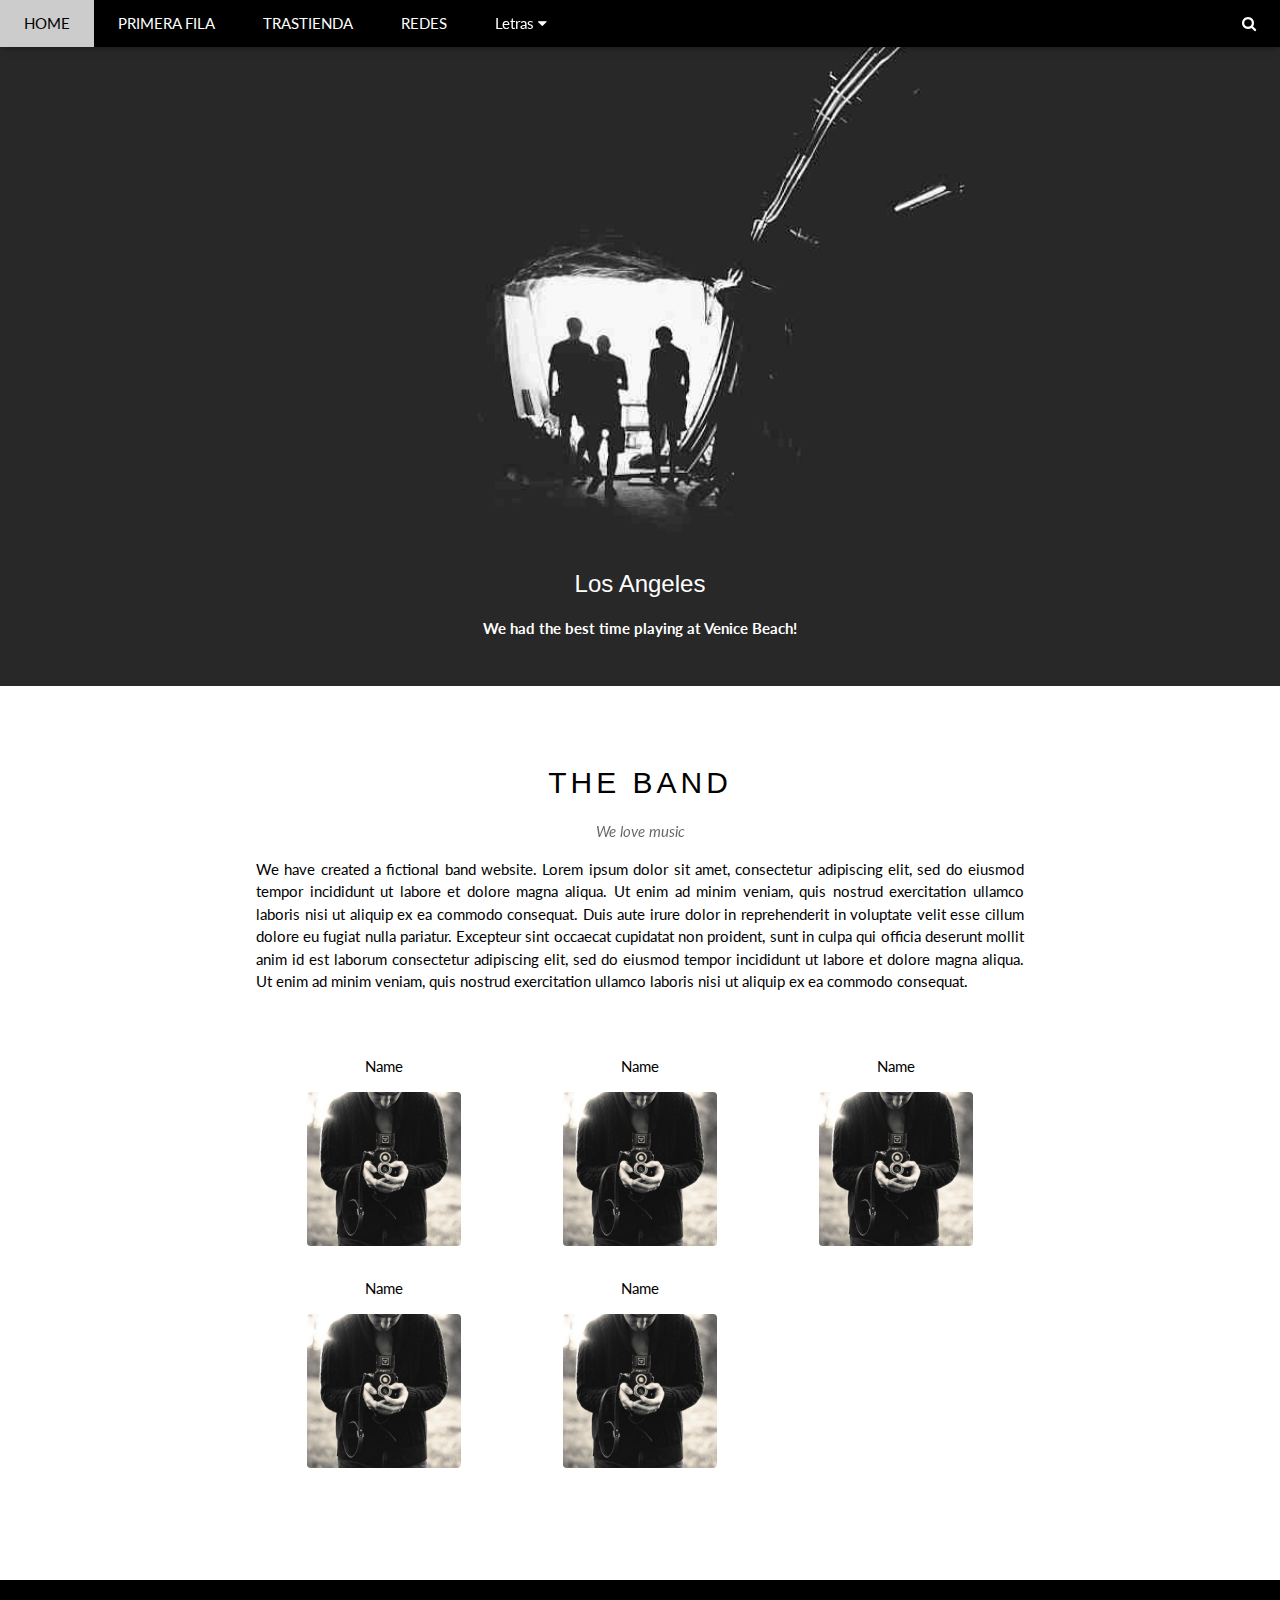
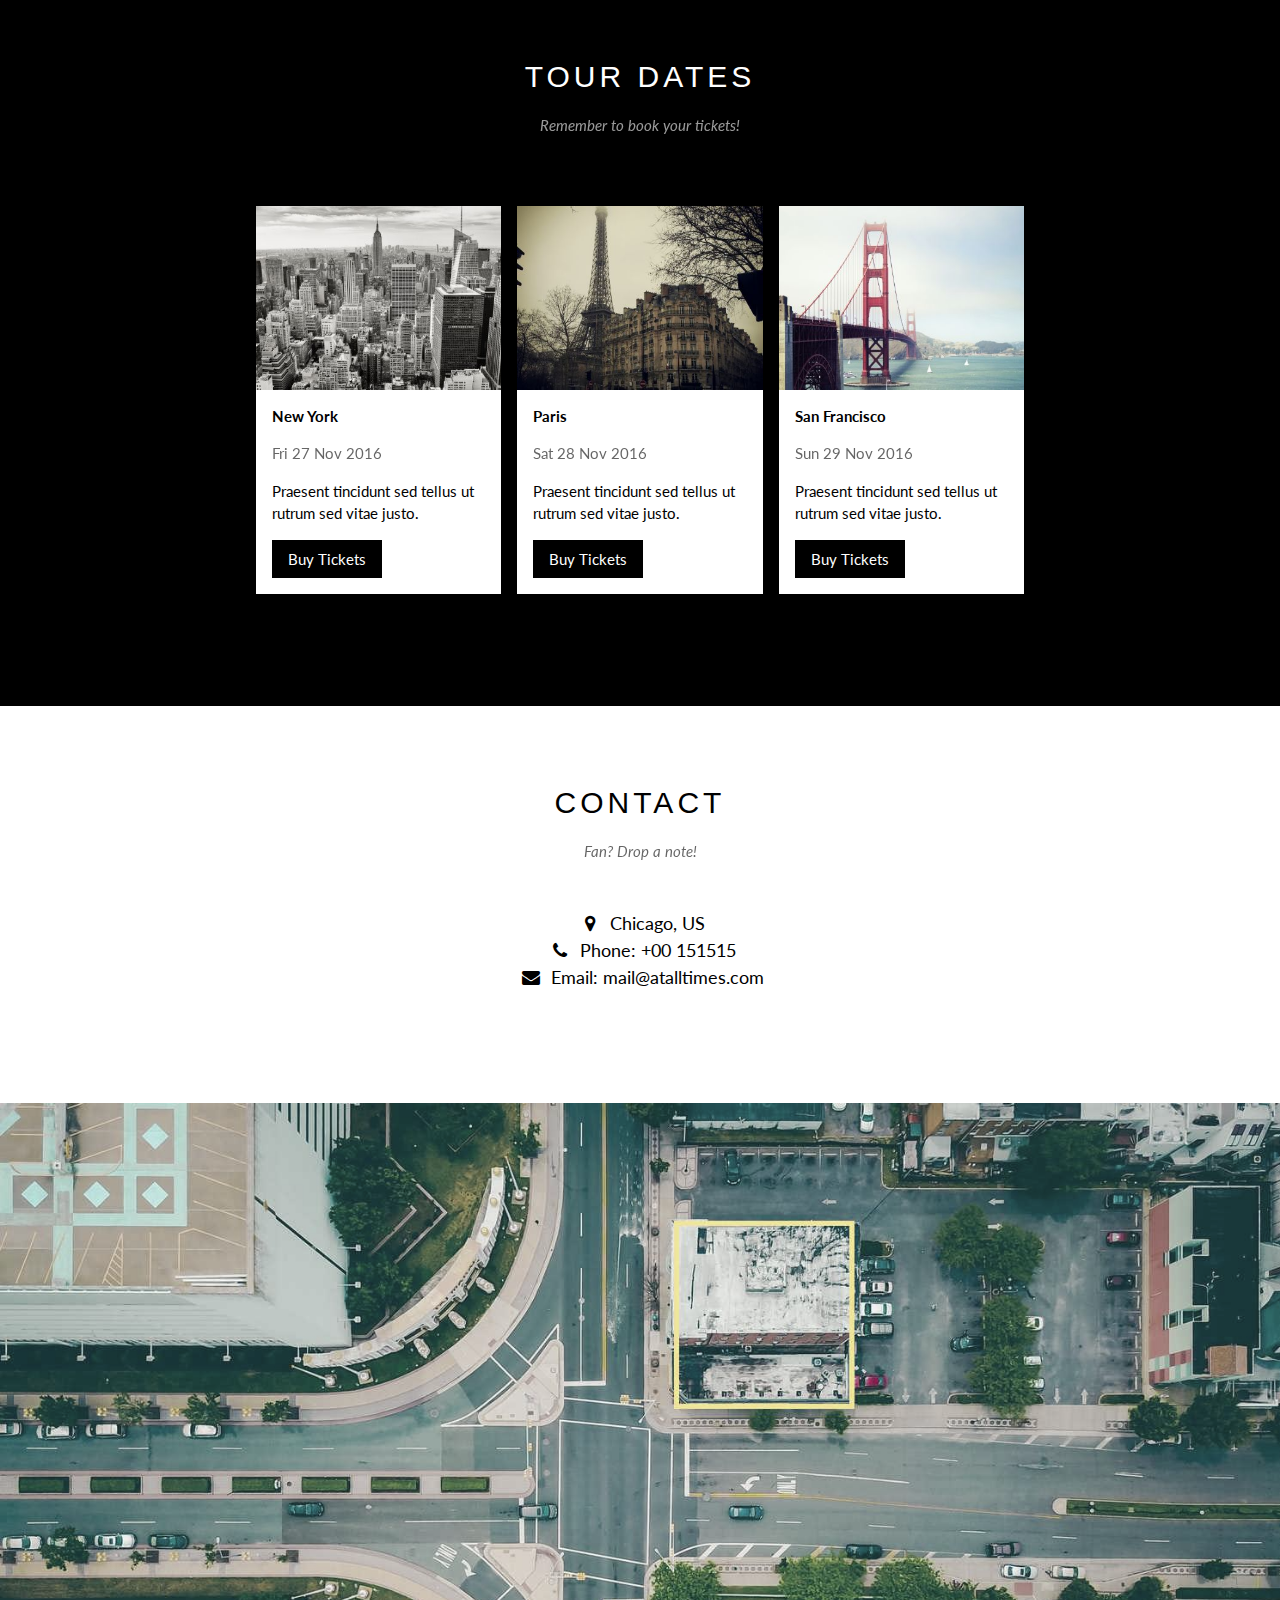
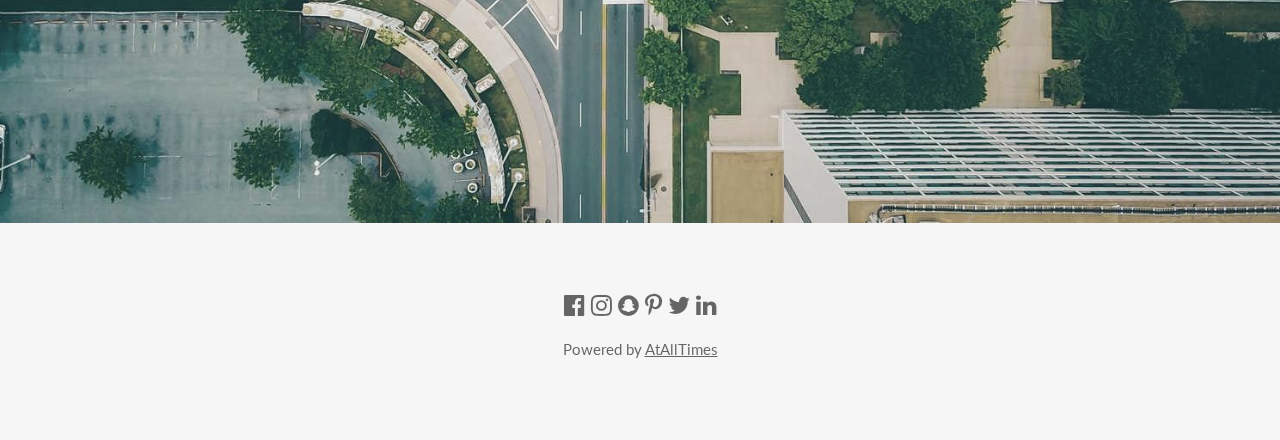
<file: band.html>
<!DOCTYPE html>
<html lang="es">
<title>AaT Template</title>
<meta charset="UTF-8">
<meta name="viewport" content="width=device-width, initial-scale=1">
<link rel="stylesheet" href="https://www.w3schools.com/w3css/4/w3.css">
<link rel="stylesheet" href="https://fonts.googleapis.com/css?family=Lato">
<link rel="stylesheet" href="https://cdnjs.cloudflare.com/ajax/libs/font-awesome/4.7.0/css/font-awesome.min.css">
<style>
body {font-family: "Lato", sans-serif}
.mySlides {display: none}
</style>
<body>

<!-- Navbar -->
<div class="w3-top">
  <div class="w3-bar w3-black w3-card">
    <a class="w3-bar-item w3-button w3-padding-large w3-hide-medium w3-hide-large w3-right" href="javascript:void(0)" onclick="myFunction()" title="Toggle Navigation Menu"><i class="fa fa-bars"></i></a>
    <a href="#" class="w3-bar-item w3-button w3-padding-large">HOME</a>
    <a href="#band" class="w3-bar-item w3-button w3-padding-large w3-hide-small">PRIMERA FILA</a>
    <a href="#tour" class="w3-bar-item w3-button w3-padding-large w3-hide-small">TRASTIENDA</a>
    <a href="#contact" class="w3-bar-item w3-button w3-padding-large w3-hide-small">REDES</a>
    <div class="w3-dropdown-hover w3-hide-small">
      <button class="w3-padding-large w3-button uppercase" title="More">Letras <i class="fa fa-caret-down"></i></button>     
      <div class="w3-dropdown-content w3-bar-block w3-card-4">
        <a href="#" class="w3-bar-item w3-button">Merchandise</a>
        <a href="#" class="w3-bar-item w3-button">Extras</a>
        <a href="#" class="w3-bar-item w3-button">Media</a>
      </div>
    </div>
    <a href="javascript:void(0)" class="w3-padding-large w3-hover-red w3-hide-small w3-right"><i class="fa fa-search"></i></a>
  </div>
</div>

<!-- Navbar on small screens (remove the onclick attribute if you want the navbar to always show on top of the content when clicking on the links) -->
<div id="navDemo" class="w3-bar-block w3-black w3-hide w3-hide-large w3-hide-medium w3-top" style="margin-top:46px">
  <a href="#band" class="w3-bar-item w3-button w3-padding-large" onclick="myFunction()">BAND</a>
  <a href="#tour" class="w3-bar-item w3-button w3-padding-large" onclick="myFunction()">TOUR</a>
  <a href="#contact" class="w3-bar-item w3-button w3-padding-large" onclick="myFunction()">CONTACT</a>
  <a href="#" class="w3-bar-item w3-button w3-padding-large" onclick="myFunction()">MERCH</a>
</div>

<!-- Page content -->
<div class="w3-content" style="max-width:2000px;margin-top:46px">

  <!-- Automatic Slideshow Images -->
  <div class="mySlides w3-display-container w3-center">
    <img src="/img/band/la.jpg" style="width:100%">
    <div class="w3-display-bottommiddle w3-container w3-text-white w3-padding-32 w3-hide-small">
      <h3>Los Angeles</h3>
      <p><b>We had the best time playing at Venice Beach!</b></p>   
    </div>
  </div>
  <div class="mySlides w3-display-container w3-center">
    <img src="/img/band/ny.jpg" style="width:100%">
    <div class="w3-display-bottommiddle w3-container w3-text-white w3-padding-32 w3-hide-small">
      <h3>New York</h3>
      <p><b>The atmosphere in New York is lorem ipsum.</b></p>    
    </div>
  </div>
  <div class="mySlides w3-display-container w3-center">
    <img src="/img/band/chicago.jpg" style="width:100%">
    <div class="w3-display-bottommiddle w3-container w3-text-white w3-padding-32 w3-hide-small">
      <h3>Chicago</h3>
      <p><b>Thank you, Chicago - A night we won't forget.</b></p>    
    </div>
  </div>

  <!-- The Band Section -->
  <div class="w3-container w3-content w3-center w3-padding-64" style="max-width:800px" id="band">
    <h2 class="w3-wide">THE BAND</h2>
    <p class="w3-opacity"><i>We love music</i></p>
    <p class="w3-justify">We have created a fictional band website. Lorem ipsum dolor sit amet, consectetur adipiscing elit, sed do eiusmod tempor incididunt ut labore et dolore magna aliqua. Ut enim ad minim veniam, quis nostrud exercitation ullamco laboris nisi ut aliquip
      ex ea commodo consequat. Duis aute irure dolor in reprehenderit in voluptate velit esse cillum dolore eu fugiat nulla pariatur. Excepteur sint occaecat cupidatat non proident, sunt in culpa qui officia deserunt mollit anim id est laborum consectetur
      adipiscing elit, sed do eiusmod tempor incididunt ut labore et dolore magna aliqua. Ut enim ad minim veniam, quis nostrud exercitation ullamco laboris nisi ut aliquip ex ea commodo consequat.</p>
    <div class="w3-row w3-padding-32">
      <div class="w3-third">
        <p>Name</p>
        <img src="/img/band/bandmember.jpg" class="w3-round w3-margin-bottom" alt="Random Name" style="width:60%">
      </div>
      
      <div class="w3-third">
        <p>Name</p>
        <img src="/img/band/bandmember.jpg" class="w3-round w3-margin-bottom" alt="Random Name" style="width:60%">
      </div>
      
      <div class="w3-third">
        <p>Name</p>
        <img src="/img/band/bandmember.jpg" class="w3-round w3-margin-bottom" alt="Random Name" style="width:60%">
      </div>

      <div class="w3-third">
        <p>Name</p>
        <img src="/img/band/bandmember.jpg" class="w3-round w3-margin-bottom" alt="Random Name" style="width:60%">
      </div>
      <div class="w3-third">
        <p>Name</p>
        <img src="/img/band/bandmember.jpg" class="w3-round" alt="Random Name" style="width:60%">
      </div>
    </div>
  </div>

  <!-- The Tour Section -->
  <div class="w3-black" id="tour">
    <div class="w3-container w3-content w3-padding-64" style="max-width:800px">
      <h2 class="w3-wide w3-center">TOUR DATES</h2>
      <p class="w3-opacity w3-center"><i>Remember to book your tickets!</i></p><br>
<!--
      <ul class="w3-ul w3-border w3-white w3-text-grey">
        <li class="w3-padding">September <span class="w3-tag w3-red w3-margin-left">Sold out</span></li>
        <li class="w3-padding">October <span class="w3-tag w3-red w3-margin-left">Sold out</span></li>
        <li class="w3-padding">November <span class="w3-badge w3-right w3-margin-right">3</span></li>
      </ul>
-->
      <div class="w3-row-padding w3-padding-32" style="margin:0 -16px">
        <div class="w3-third w3-margin-bottom">
          <img src="/img/band/newyork.jpg" alt="New York" style="width:100%" class="w3-hover-opacity">
          <div class="w3-container w3-white">
            <p><b>New York</b></p>
            <p class="w3-opacity">Fri 27 Nov 2016</p>
            <p>Praesent tincidunt sed tellus ut rutrum sed vitae justo.</p>
            <button class="w3-button w3-black w3-margin-bottom" onclick="document.getElementById('ticketModal').style.display='block'">Buy Tickets</button>
          </div>
        </div>
        <div class="w3-third w3-margin-bottom">
          <img src="/img/band/paris.jpg" alt="Paris" style="width:100%" class="w3-hover-opacity">
          <div class="w3-container w3-white">
            <p><b>Paris</b></p>
            <p class="w3-opacity">Sat 28 Nov 2016</p>
            <p>Praesent tincidunt sed tellus ut rutrum sed vitae justo.</p>
            <button class="w3-button w3-black w3-margin-bottom" onclick="document.getElementById('ticketModal').style.display='block'">Buy Tickets</button>
          </div>
        </div>
        <div class="w3-third w3-margin-bottom">
          <img src="/img/band/sanfran.jpg" alt="San Francisco" style="width:100%" class="w3-hover-opacity">
          <div class="w3-container w3-white">
            <p><b>San Francisco</b></p>
            <p class="w3-opacity">Sun 29 Nov 2016</p>
            <p>Praesent tincidunt sed tellus ut rutrum sed vitae justo.</p>
            <button class="w3-button w3-black w3-margin-bottom" onclick="document.getElementById('ticketModal').style.display='block'">Buy Tickets</button>
          </div>
        </div>
      </div>
    </div>
  </div>

  <!-- Ticket Modal -->
  <div id="ticketModal" class="w3-modal">
    <div class="w3-modal-content w3-animate-top w3-card-4">
      <header class="w3-container w3-teal w3-center w3-padding-32"> 
        <span onclick="document.getElementById('ticketModal').style.display='none'" 
       class="w3-button w3-teal w3-xlarge w3-display-topright">×</span>
        <h2 class="w3-wide"><i class="fa fa-suitcase w3-margin-right"></i>Tickets</h2>
      </header>
      <div class="w3-container">
        <p><label><i class="fa fa-shopping-cart"></i> Tickets, $15 per person</label></p>
        <input class="w3-input w3-border" type="text" placeholder="How many?">
        <p><label><i class="fa fa-user"></i> Send To</label></p>
        <input class="w3-input w3-border" type="text" placeholder="Enter email">
        <button class="w3-button w3-block w3-teal w3-padding-16 w3-section w3-right">PAY <i class="fa fa-check"></i></button>
        <button class="w3-button w3-red w3-section" onclick="document.getElementById('ticketModal').style.display='none'">Close <i class="fa fa-remove"></i></button>
        <p class="w3-right">Need <a href="#" class="w3-text-blue">help?</a></p>
      </div>
    </div>
  </div>

  <!-- The Contact Section -->
  <div class="w3-container w3-content w3-padding-64" style="max-width:800px" id="contact">
    <h2 class="w3-wide w3-center">CONTACT</h2>
    <p class="w3-opacity w3-center"><i>Fan? Drop a note!</i></p>
    <div class="w3-row w3-padding-32 w3-center">
      <div class="w3-large w3-margin-bottom">
        <i class="fa fa-map-marker" style="width:30px"></i> Chicago, US<br>
        <i class="fa fa-phone" style="width:30px"></i> Phone: +00 151515<br>
        <i class="fa fa-envelope" style="width:30px"> </i> Email: mail@atalltimes.com<br>
      </div>
      <!--
      <div class="w3-col m6">
        <form action="/action_page.php" target="_blank">
          <div class="w3-row-padding" style="margin:0 -16px 8px -16px">
            <div class="w3-half">
              <input class="w3-input w3-border" type="text" placeholder="Name" required name="Name">
            </div>
            <div class="w3-half">
              <input class="w3-input w3-border" type="text" placeholder="Email" required name="Email">
            </div>
          </div>
          <input class="w3-input w3-border" type="text" placeholder="Message" required name="Message">
          <button class="w3-button w3-black w3-section w3-right" type="submit">SEND</button>
        </form>
      </div>
      -->
    </div>
  </div>
  
<!-- End Page Content -->
</div>

<!-- Image of location/map -->
<img src="/img/band/map.jpg" class="w3-image w3-greyscale-min" style="width:100%">

<!-- Footer -->
<footer class="w3-container w3-padding-64 w3-center w3-opacity w3-light-grey w3-xlarge">
  <i class="fa fa-facebook-official w3-hover-opacity"></i>
  <i class="fa fa-instagram w3-hover-opacity"></i>
  <i class="fa fa-snapchat w3-hover-opacity"></i>
  <i class="fa fa-pinterest-p w3-hover-opacity"></i>
  <i class="fa fa-twitter w3-hover-opacity"></i>
  <i class="fa fa-linkedin w3-hover-opacity"></i>
  <p class="w3-medium">Powered by <a href="https://www.atalltimes.com.ar" target="_blank">AtAllTimes</a></p>
</footer>

<script>
// Automatic Slideshow - change image every 4 seconds
var myIndex = 0;
carousel();

function carousel() {
  var i;
  var x = document.getElementsByClassName("mySlides");
  for (i = 0; i < x.length; i++) {
    x[i].style.display = "none";  
  }
  myIndex++;
  if (myIndex > x.length) {myIndex = 1}    
  x[myIndex-1].style.display = "block";  
  setTimeout(carousel, 4000);    
}

// Used to toggle the menu on small screens when clicking on the menu button
function myFunction() {
  var x = document.getElementById("navDemo");
  if (x.className.indexOf("w3-show") == -1) {
    x.className += " w3-show";
  } else { 
    x.className = x.className.replace(" w3-show", "");
  }
}

// When the user clicks anywhere outside of the modal, close it
var modal = document.getElementById('ticketModal');
window.onclick = function(event) {
  if (event.target == modal) {
    modal.style.display = "none";
  }
}
</script>

</body>
</html>
</file>
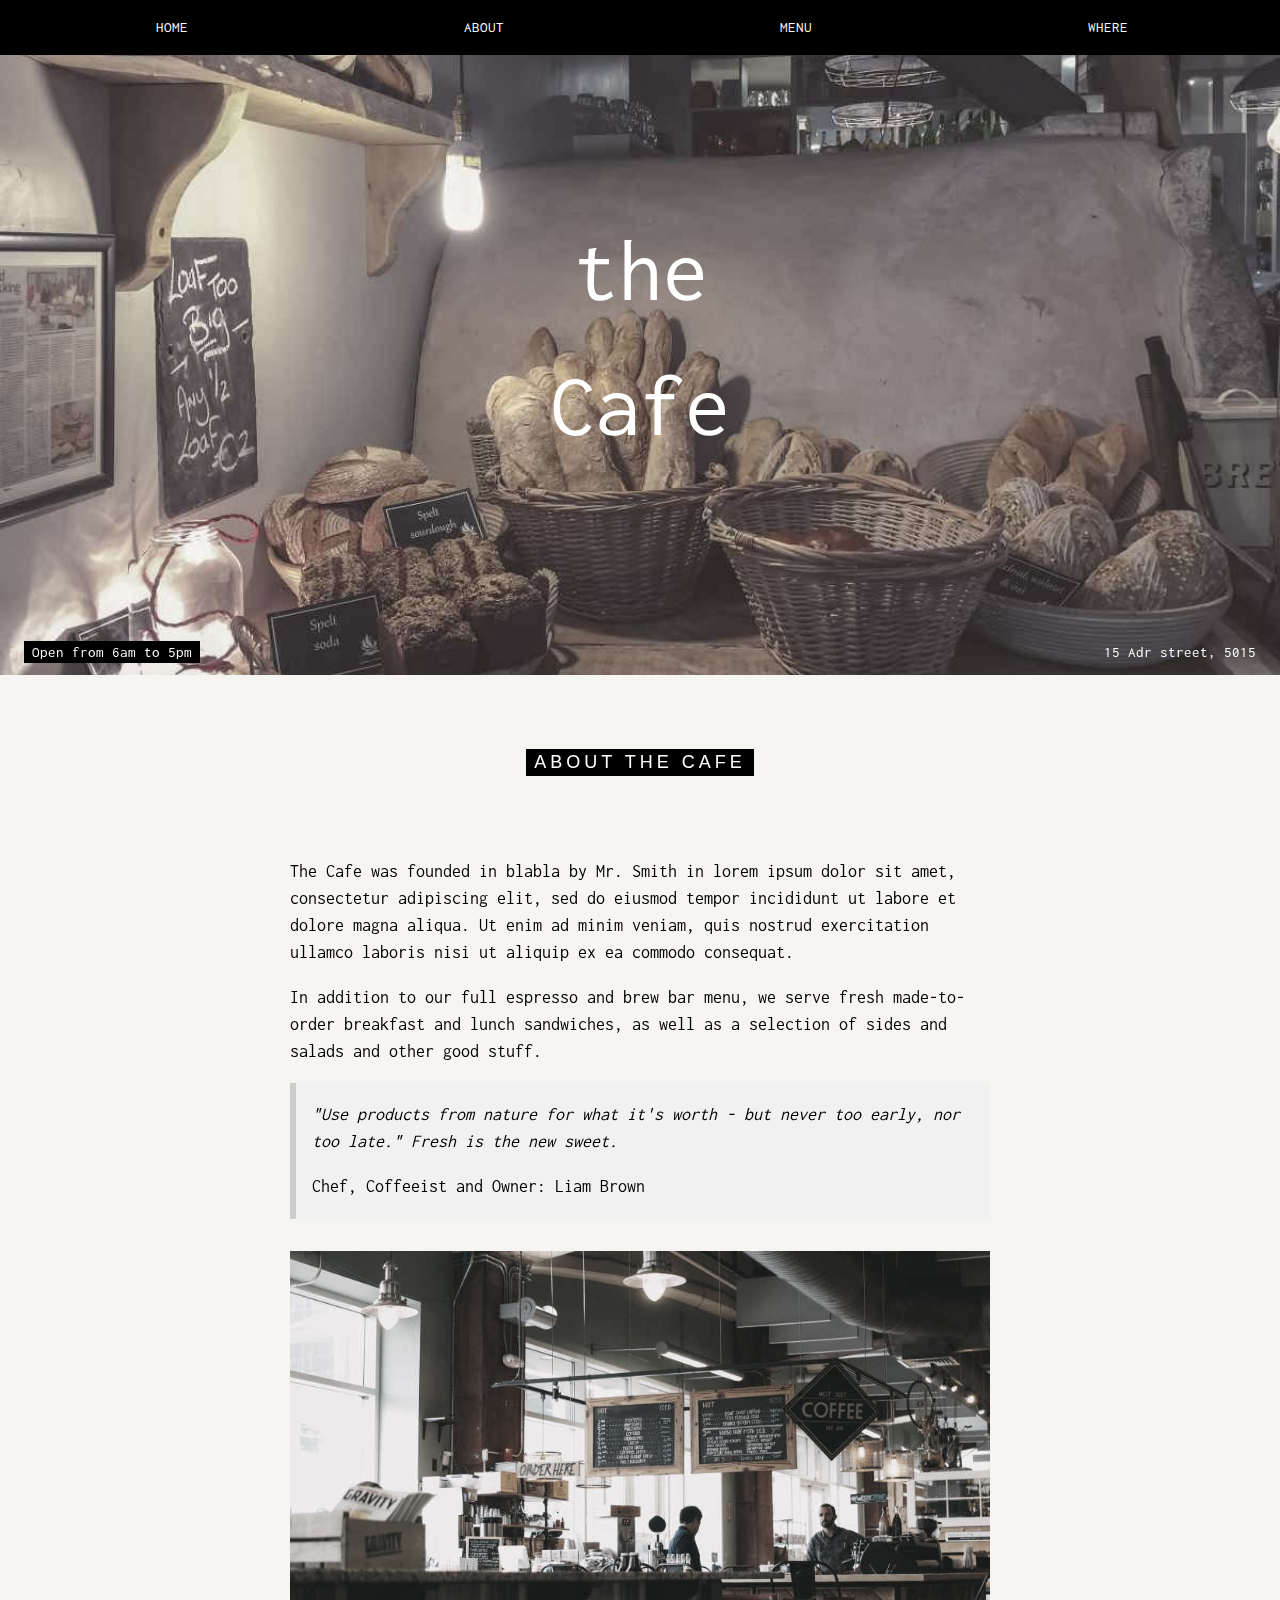
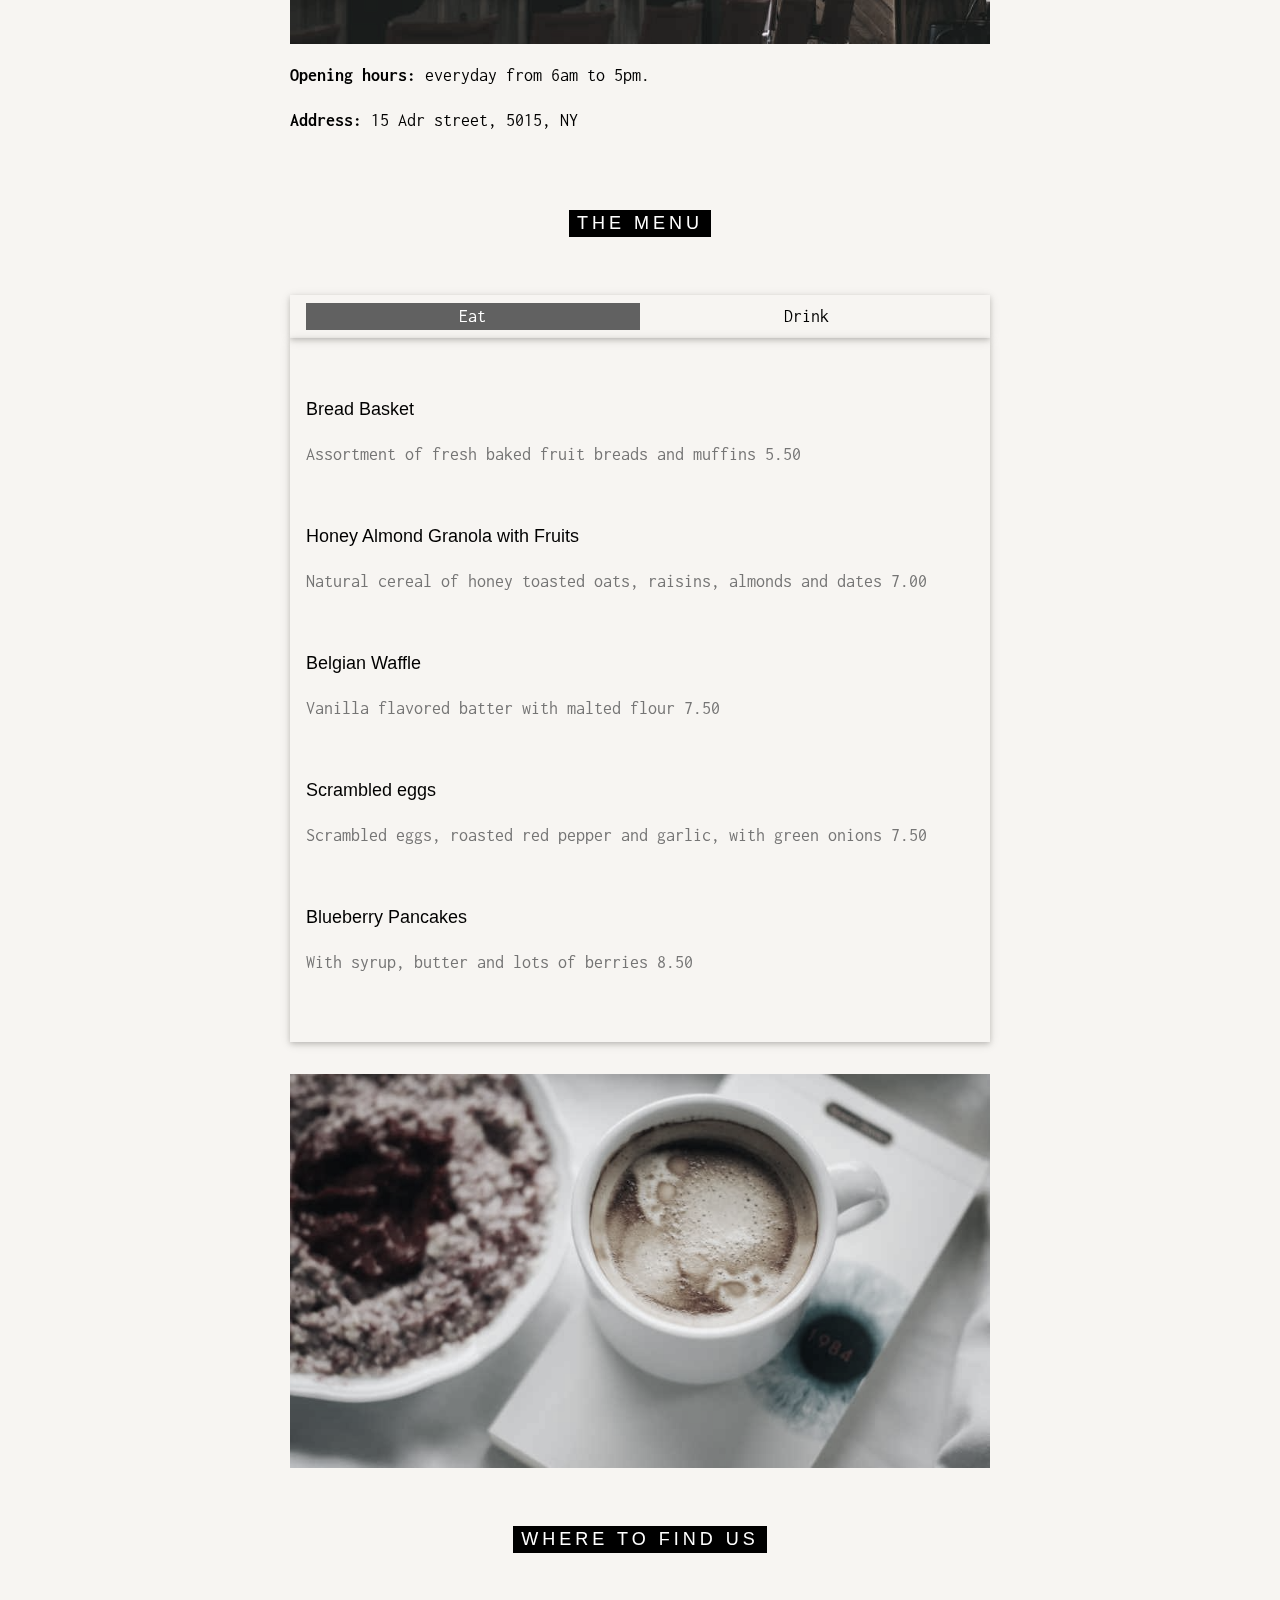
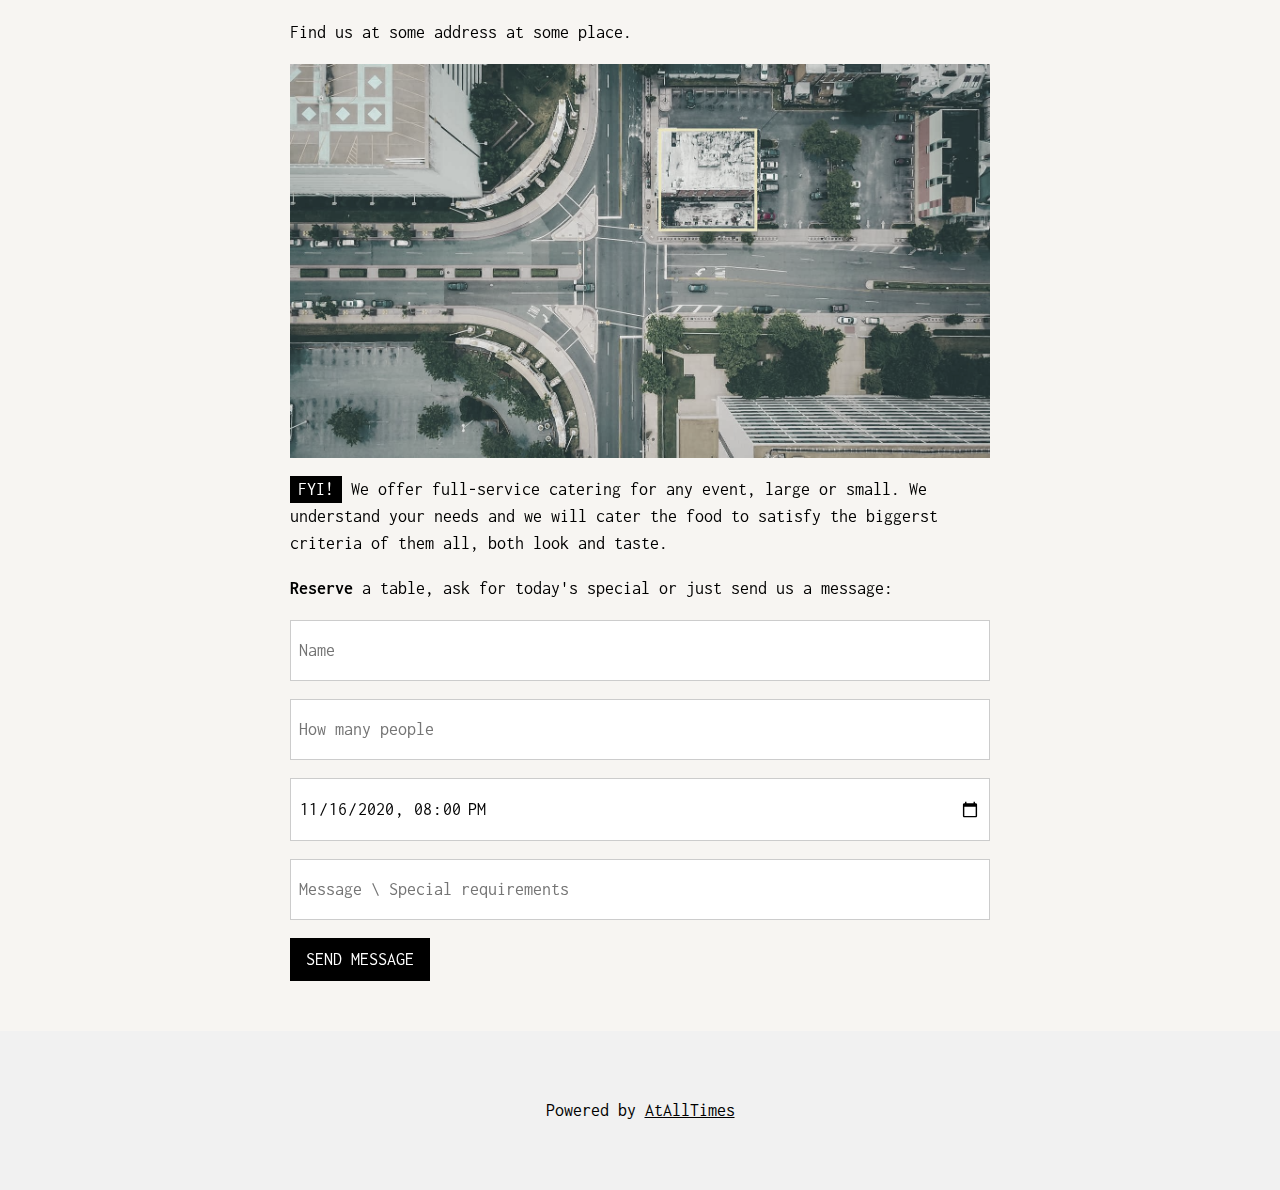
<file: cafe.html>
<!DOCTYPE html>
<html>
<title>AaT Template</title>
<meta charset="UTF-8">
<meta name="viewport" content="width=device-width, initial-scale=1">
<link rel="stylesheet" href="https://www.w3schools.com/w3css/4/w3.css">
<link rel="stylesheet" href="https://fonts.googleapis.com/css?family=Inconsolata">
<style>
body, html {
  height: 100%;
  font-family: "Inconsolata", sans-serif;
}

.bgimg {
  background-position: center;
  background-size: cover;
  background-image: url("/img/cafe/coffeehouse.jpg");
  min-height: 75%;
}

.menu {
  display: none;
}
</style>
<body>

<!-- Links (sit on top) -->
<div class="w3-top">
  <div class="w3-row w3-padding w3-black">
    <div class="w3-col s3">
      <a href="#" class="w3-button w3-block w3-black">HOME</a>
    </div>
    <div class="w3-col s3">
      <a href="#about" class="w3-button w3-block w3-black">ABOUT</a>
    </div>
    <div class="w3-col s3">
      <a href="#menu" class="w3-button w3-block w3-black">MENU</a>
    </div>
    <div class="w3-col s3">
      <a href="#where" class="w3-button w3-block w3-black">WHERE</a>
    </div>
  </div>
</div>

<!-- Header with image -->
<header class="bgimg w3-display-container w3-grayscale-min" id="home">
  <div class="w3-display-bottomleft w3-center w3-padding-large w3-hide-small">
    <span class="w3-tag">Open from 6am to 5pm</span>
  </div>
  <div class="w3-display-middle w3-center">
    <span class="w3-text-white" style="font-size:90px">the<br>Cafe</span>
  </div>
  <div class="w3-display-bottomright w3-center w3-padding-large">
    <span class="w3-text-white">15 Adr street, 5015</span>
  </div>
</header>

<!-- Add a background color and large text to the whole page -->
<div class="w3-sand w3-grayscale w3-large">

<!-- About Container -->
<div class="w3-container" id="about">
  <div class="w3-content" style="max-width:700px">
    <h5 class="w3-center w3-padding-64"><span class="w3-tag w3-wide">ABOUT THE CAFE</span></h5>
    <p>The Cafe was founded in blabla by Mr. Smith in lorem ipsum dolor sit amet, consectetur adipiscing elit, sed do eiusmod tempor incididunt ut labore et dolore magna aliqua. Ut enim ad minim veniam, quis nostrud exercitation ullamco laboris nisi ut aliquip ex ea commodo consequat.</p>
    <p>In addition to our full espresso and brew bar menu, we serve fresh made-to-order breakfast and lunch sandwiches, as well as a selection of sides and salads and other good stuff.</p>
    <div class="w3-panel w3-leftbar w3-light-grey">
      <p><i>"Use products from nature for what it's worth - but never too early, nor too late." Fresh is the new sweet.</i></p>
      <p>Chef, Coffeeist and Owner: Liam Brown</p>
    </div>
    <img src="/img/cafe/coffeeshop.jpg" style="width:100%;max-width:1000px" class="w3-margin-top">
    <p><strong>Opening hours:</strong> everyday from 6am to 5pm.</p>
    <p><strong>Address:</strong> 15 Adr street, 5015, NY</p>
  </div>
</div>

<!-- Menu Container -->
<div class="w3-container" id="menu">
  <div class="w3-content" style="max-width:700px">
 
    <h5 class="w3-center w3-padding-48"><span class="w3-tag w3-wide">THE MENU</span></h5>
  
    <div class="w3-row w3-center w3-card w3-padding">
      <a href="javascript:void(0)" onclick="openMenu(event, 'Eat');" id="myLink">
        <div class="w3-col s6 tablink">Eat</div>
      </a>
      <a href="javascript:void(0)" onclick="openMenu(event, 'Drinks');">
        <div class="w3-col s6 tablink">Drink</div>
      </a>
    </div>

    <div id="Eat" class="w3-container menu w3-padding-48 w3-card">
      <h5>Bread Basket</h5>
      <p class="w3-text-grey">Assortment of fresh baked fruit breads and muffins 5.50</p><br>
    
      <h5>Honey Almond Granola with Fruits</h5>
      <p class="w3-text-grey">Natural cereal of honey toasted oats, raisins, almonds and dates 7.00</p><br>
    
      <h5>Belgian Waffle</h5>
      <p class="w3-text-grey">Vanilla flavored batter with malted flour 7.50</p><br>
    
      <h5>Scrambled eggs</h5>
      <p class="w3-text-grey">Scrambled eggs, roasted red pepper and garlic, with green onions 7.50</p><br>
    
      <h5>Blueberry Pancakes</h5>
      <p class="w3-text-grey">With syrup, butter and lots of berries 8.50</p>
    </div>

    <div id="Drinks" class="w3-container menu w3-padding-48 w3-card">
      <h5>Coffee</h5>
      <p class="w3-text-grey">Regular coffee 2.50</p><br>
    
      <h5>Chocolato</h5>
      <p class="w3-text-grey">Chocolate espresso with milk 4.50</p><br>
    
      <h5>Corretto</h5>
      <p class="w3-text-grey">Whiskey and coffee 5.00</p><br>
    
      <h5>Iced tea</h5>
      <p class="w3-text-grey">Hot tea, except not hot 3.00</p><br>
    
      <h5>Soda</h5>
      <p class="w3-text-grey">Coke, Sprite, Fanta, etc. 2.50</p>
    </div>  
    <img src="/img/cafe/coffeehouse2.jpg" style="width:100%;max-width:1000px;margin-top:32px;">
  </div>
</div>

<!-- Contact/Area Container -->
<div class="w3-container" id="where" style="padding-bottom:32px;">
  <div class="w3-content" style="max-width:700px">
    <h5 class="w3-center w3-padding-48"><span class="w3-tag w3-wide">WHERE TO FIND US</span></h5>
    <p>Find us at some address at some place.</p>
    <img src="/img/cafe/map.jpg" class="w3-image" style="width:100%">
    <p><span class="w3-tag">FYI!</span> We offer full-service catering for any event, large or small. We understand your needs and we will cater the food to satisfy the biggerst criteria of them all, both look and taste.</p>
    <p><strong>Reserve</strong> a table, ask for today's special or just send us a message:</p>
    <form action="/action_page.php" target="_blank">
      <p><input class="w3-input w3-padding-16 w3-border" type="text" placeholder="Name" required name="Name"></p>
      <p><input class="w3-input w3-padding-16 w3-border" type="number" placeholder="How many people" required name="People"></p>
      <p><input class="w3-input w3-padding-16 w3-border" type="datetime-local" placeholder="Date and time" required name="date" value="2020-11-16T20:00"></p>
      <p><input class="w3-input w3-padding-16 w3-border" type="text" placeholder="Message \ Special requirements" required name="Message"></p>
      <p><button class="w3-button w3-black" type="submit">SEND MESSAGE</button></p>
    </form>
  </div>
</div>

<!-- End page content -->
</div>

<!-- Footer -->
<footer class="w3-center w3-light-grey w3-padding-48 w3-large">
  <p>Powered by <a href="https://www.atalltimes.com.ar" title="AtallTimes" target="_blank" class="w3-hover-text-green">AtAllTimes</a></p>
</footer>

<script>
// Tabbed Menu
function openMenu(evt, menuName) {
  var i, x, tablinks;
  x = document.getElementsByClassName("menu");
  for (i = 0; i < x.length; i++) {
    x[i].style.display = "none";
  }
  tablinks = document.getElementsByClassName("tablink");
  for (i = 0; i < x.length; i++) {
    tablinks[i].className = tablinks[i].className.replace(" w3-dark-grey", "");
  }
  document.getElementById(menuName).style.display = "block";
  evt.currentTarget.firstElementChild.className += " w3-dark-grey";
}
document.getElementById("myLink").click();
</script>

</body>
</html>
</file>
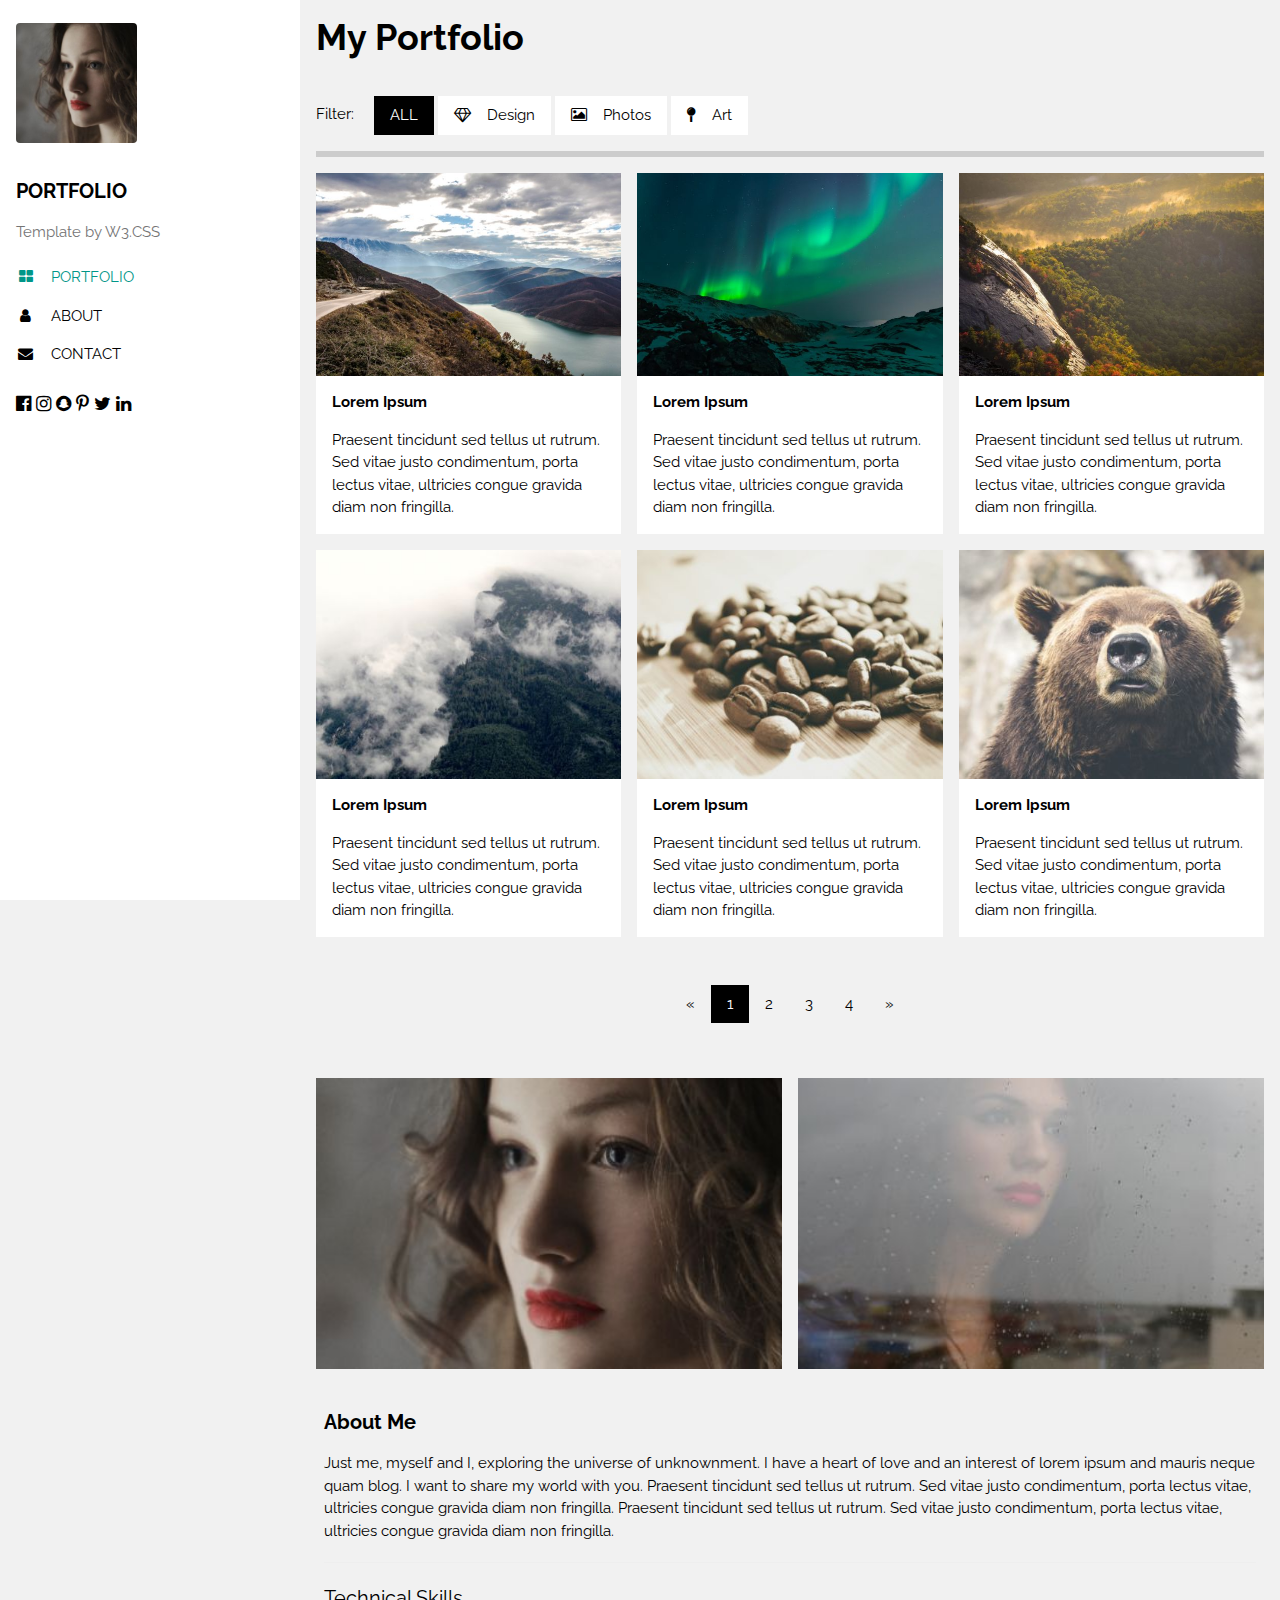
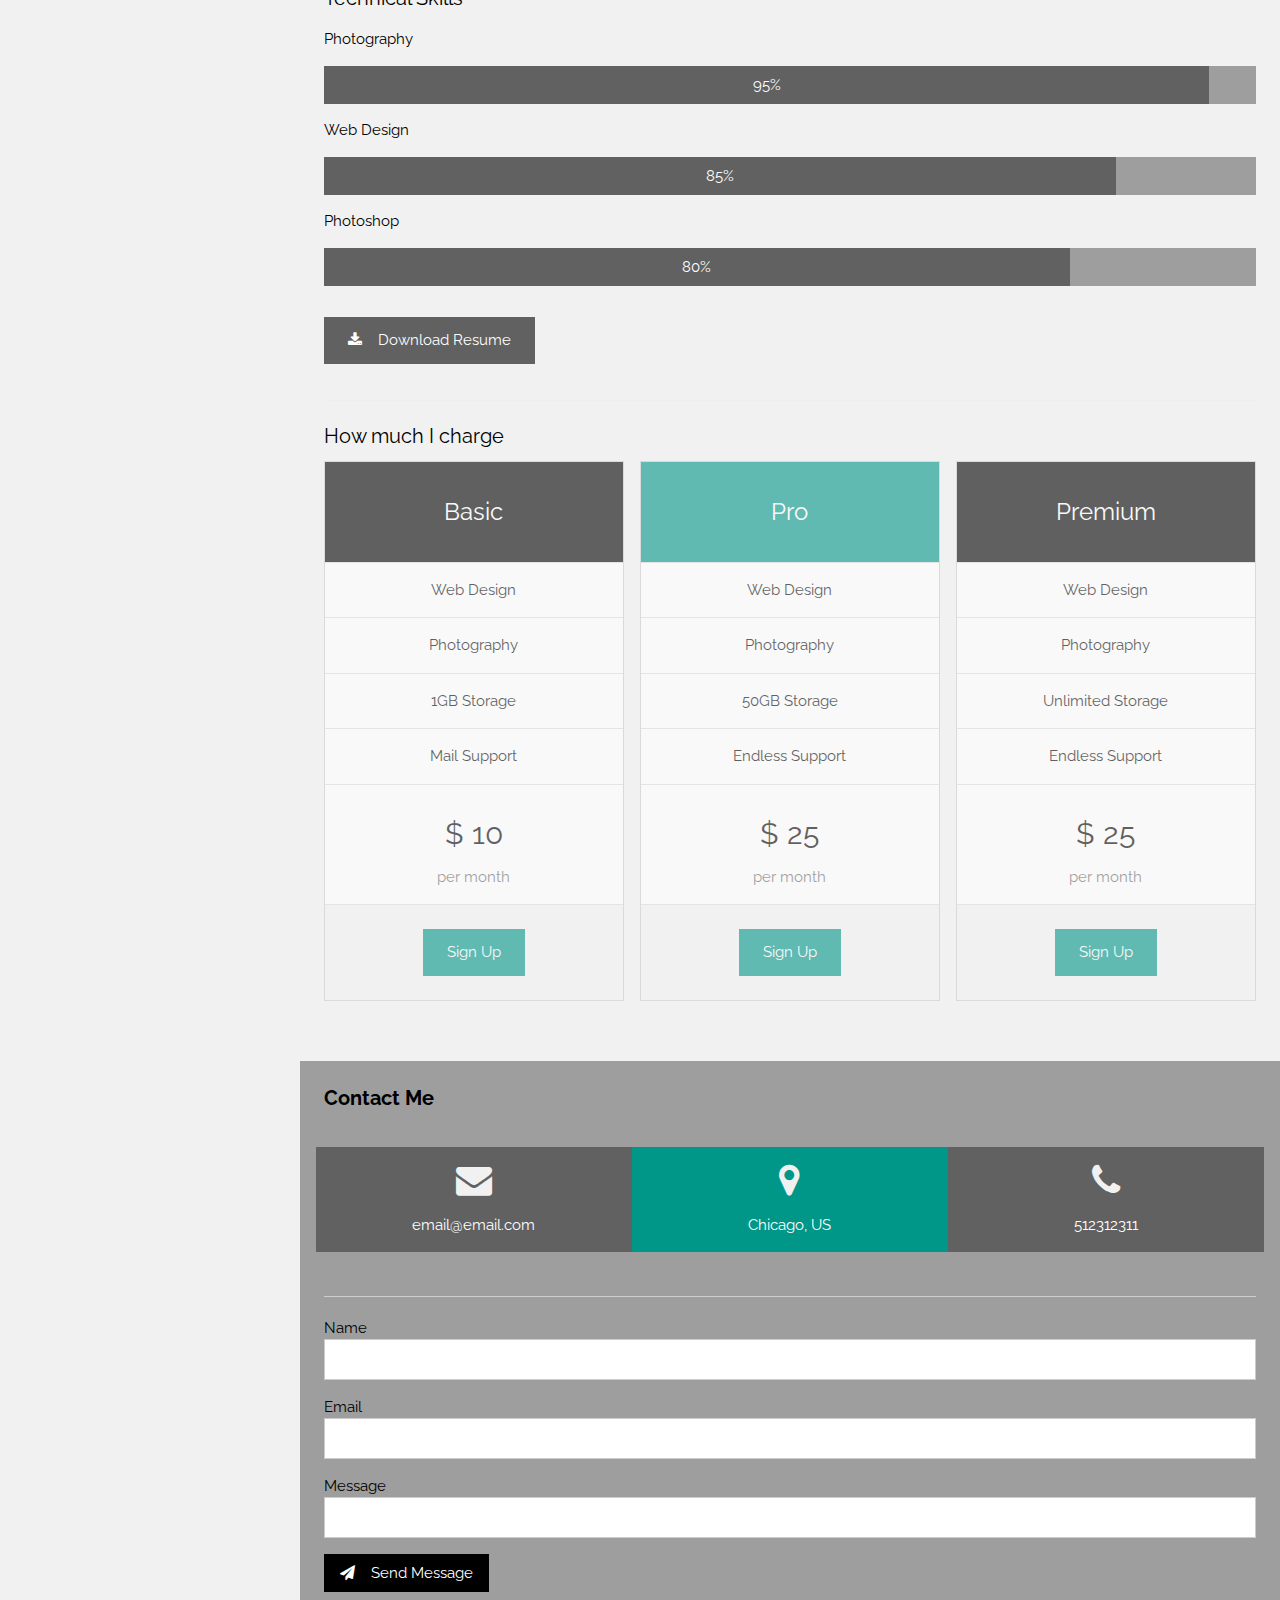
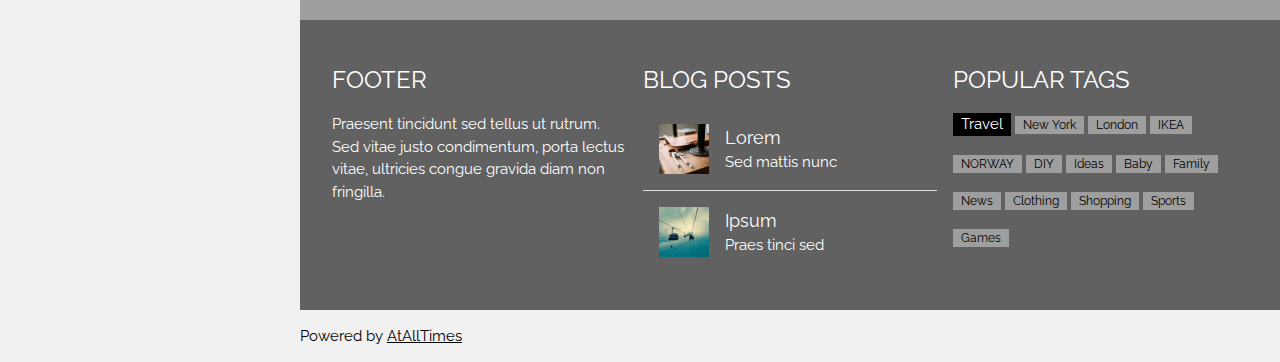
<file: portfolio.html>
<!DOCTYPE html>
<html>
<title>AaT Template</title>
<meta charset="UTF-8">
<meta name="viewport" content="width=device-width, initial-scale=1">
<link rel="stylesheet" href="https://www.w3schools.com/w3css/4/w3.css">
<link rel="stylesheet" href="https://fonts.googleapis.com/css?family=Raleway">
<link rel="stylesheet" href="https://cdnjs.cloudflare.com/ajax/libs/font-awesome/4.7.0/css/font-awesome.min.css">
<style>
body,h1,h2,h3,h4,h5,h6 {font-family: "Raleway", sans-serif}
</style>
<body class="w3-light-grey w3-content" style="max-width:1600px">

<!-- Sidebar/menu -->
<nav class="w3-sidebar w3-collapse w3-white w3-animate-left" style="z-index:3;width:300px;" id="mySidebar"><br>
  <div class="w3-container">
    <a href="#" onclick="w3_close()" class="w3-hide-large w3-right w3-jumbo w3-padding w3-hover-grey" title="close menu">
      <i class="fa fa-remove"></i>
    </a>
    <img src="/img/portf/avatar_g2.jpg" style="width:45%;" class="w3-round"><br><br>
    <h4><b>PORTFOLIO</b></h4>
    <p class="w3-text-grey">Template by W3.CSS</p>
  </div>
  <div class="w3-bar-block">
    <a href="#portfolio" onclick="w3_close()" class="w3-bar-item w3-button w3-padding w3-text-teal"><i class="fa fa-th-large fa-fw w3-margin-right"></i>PORTFOLIO</a> 
    <a href="#about" onclick="w3_close()" class="w3-bar-item w3-button w3-padding"><i class="fa fa-user fa-fw w3-margin-right"></i>ABOUT</a> 
    <a href="#contact" onclick="w3_close()" class="w3-bar-item w3-button w3-padding"><i class="fa fa-envelope fa-fw w3-margin-right"></i>CONTACT</a>
  </div>
  <div class="w3-panel w3-large">
    <i class="fa fa-facebook-official w3-hover-opacity"></i>
    <i class="fa fa-instagram w3-hover-opacity"></i>
    <i class="fa fa-snapchat w3-hover-opacity"></i>
    <i class="fa fa-pinterest-p w3-hover-opacity"></i>
    <i class="fa fa-twitter w3-hover-opacity"></i>
    <i class="fa fa-linkedin w3-hover-opacity"></i>
  </div>
</nav>

<!-- Overlay effect when opening sidebar on small screens -->
<div class="w3-overlay w3-hide-large w3-animate-opacity" onclick="w3_close()" style="cursor:pointer" title="close side menu" id="myOverlay"></div>

<!-- !PAGE CONTENT! -->
<div class="w3-main" style="margin-left:300px">

  <!-- Header -->
  <header id="portfolio">
    <a href="#"><img src="/img/portf/avatar_g2.jpg" style="width:65px;" class="w3-circle w3-right w3-margin w3-hide-large w3-hover-opacity"></a>
    <span class="w3-button w3-hide-large w3-xxlarge w3-hover-text-grey" onclick="w3_open()"><i class="fa fa-bars"></i></span>
    <div class="w3-container">
    <h1><b>My Portfolio</b></h1>
    <div class="w3-section w3-bottombar w3-padding-16">
      <span class="w3-margin-right">Filter:</span> 
      <button class="w3-button w3-black">ALL</button>
      <button class="w3-button w3-white"><i class="fa fa-diamond w3-margin-right"></i>Design</button>
      <button class="w3-button w3-white w3-hide-small"><i class="fa fa-photo w3-margin-right"></i>Photos</button>
      <button class="w3-button w3-white w3-hide-small"><i class="fa fa-map-pin w3-margin-right"></i>Art</button>
    </div>
    </div>
  </header>
  
  <!-- First Photo Grid-->
  <div class="w3-row-padding">
    <div class="w3-third w3-container w3-margin-bottom">
      <img src="/img/portf/mountains.jpg" alt="Norway" style="width:100%" class="w3-hover-opacity">
      <div class="w3-container w3-white">
        <p><b>Lorem Ipsum</b></p>
        <p>Praesent tincidunt sed tellus ut rutrum. Sed vitae justo condimentum, porta lectus vitae, ultricies congue gravida diam non fringilla.</p>
      </div>
    </div>
    <div class="w3-third w3-container w3-margin-bottom">
      <img src="/img/portf/lights.jpg" alt="Norway" style="width:100%" class="w3-hover-opacity">
      <div class="w3-container w3-white">
        <p><b>Lorem Ipsum</b></p>
        <p>Praesent tincidunt sed tellus ut rutrum. Sed vitae justo condimentum, porta lectus vitae, ultricies congue gravida diam non fringilla.</p>
      </div>
    </div>
    <div class="w3-third w3-container">
      <img src="/img/portf/nature.jpg" alt="Norway" style="width:100%" class="w3-hover-opacity">
      <div class="w3-container w3-white">
        <p><b>Lorem Ipsum</b></p>
        <p>Praesent tincidunt sed tellus ut rutrum. Sed vitae justo condimentum, porta lectus vitae, ultricies congue gravida diam non fringilla.</p>
      </div>
    </div>
  </div>
  
  <!-- Second Photo Grid-->
  <div class="w3-row-padding">
    <div class="w3-third w3-container w3-margin-bottom">
      <img src="/img/portf/p1.jpg" alt="Norway" style="width:100%" class="w3-hover-opacity">
      <div class="w3-container w3-white">
        <p><b>Lorem Ipsum</b></p>
        <p>Praesent tincidunt sed tellus ut rutrum. Sed vitae justo condimentum, porta lectus vitae, ultricies congue gravida diam non fringilla.</p>
      </div>
    </div>
    <div class="w3-third w3-container w3-margin-bottom">
      <img src="/img/portf/p2.jpg" alt="Norway" style="width:100%" class="w3-hover-opacity">
      <div class="w3-container w3-white">
        <p><b>Lorem Ipsum</b></p>
        <p>Praesent tincidunt sed tellus ut rutrum. Sed vitae justo condimentum, porta lectus vitae, ultricies congue gravida diam non fringilla.</p>
      </div>
    </div>
    <div class="w3-third w3-container">
      <img src="/img/portf/p3.jpg" alt="Norway" style="width:100%" class="w3-hover-opacity">
      <div class="w3-container w3-white">
        <p><b>Lorem Ipsum</b></p>
        <p>Praesent tincidunt sed tellus ut rutrum. Sed vitae justo condimentum, porta lectus vitae, ultricies congue gravida diam non fringilla.</p>
      </div>
    </div>
  </div>

  <!-- Pagination -->
  <div class="w3-center w3-padding-32">
    <div class="w3-bar">
      <a href="#" class="w3-bar-item w3-button w3-hover-black">«</a>
      <a href="#" class="w3-bar-item w3-black w3-button">1</a>
      <a href="#" class="w3-bar-item w3-button w3-hover-black">2</a>
      <a href="#" class="w3-bar-item w3-button w3-hover-black">3</a>
      <a href="#" class="w3-bar-item w3-button w3-hover-black">4</a>
      <a href="#" class="w3-bar-item w3-button w3-hover-black">»</a>
    </div>
  </div>

  <!-- Images of Me -->
  <div class="w3-row-padding w3-padding-16" id="about">
    <div class="w3-col m6">
      <img src="/img/portf/avatar_g.jpg" alt="Me" style="width:100%">
    </div>
    <div class="w3-col m6">
      <img src="/img/portf/me2.jpg" alt="Me" style="width:100%">
    </div>
  </div>

  <div class="w3-container w3-padding-large" style="margin-bottom:32px">
    <h4><b>About Me</b></h4>
    <p>Just me, myself and I, exploring the universe of unknownment. I have a heart of love and an interest of lorem ipsum and mauris neque quam blog. I want to share my world with you. Praesent tincidunt sed tellus ut rutrum. Sed vitae justo condimentum, porta lectus vitae, ultricies congue gravida diam non fringilla. Praesent tincidunt sed tellus ut rutrum. Sed vitae justo condimentum, porta lectus vitae, ultricies congue gravida diam non fringilla.</p>
    <hr>
    
    <h4>Technical Skills</h4>
    <!-- Progress bars / Skills -->
    <p>Photography</p>
    <div class="w3-grey">
      <div class="w3-container w3-dark-grey w3-padding w3-center" style="width:95%">95%</div>
    </div>
    <p>Web Design</p>
    <div class="w3-grey">
      <div class="w3-container w3-dark-grey w3-padding w3-center" style="width:85%">85%</div>
    </div>
    <p>Photoshop</p>
    <div class="w3-grey">
      <div class="w3-container w3-dark-grey w3-padding w3-center" style="width:80%">80%</div>
    </div>
    <p>
      <button class="w3-button w3-dark-grey w3-padding-large w3-margin-top w3-margin-bottom">
        <i class="fa fa-download w3-margin-right"></i>Download Resume
      </button>
    </p>
    <hr>
    
    <h4>How much I charge</h4>
    <!-- Pricing Tables -->
    <div class="w3-row-padding" style="margin:0 -16px">
      <div class="w3-third w3-margin-bottom">
        <ul class="w3-ul w3-border w3-white w3-center w3-opacity w3-hover-opacity-off">
          <li class="w3-black w3-xlarge w3-padding-32">Basic</li>
          <li class="w3-padding-16">Web Design</li>
          <li class="w3-padding-16">Photography</li>
          <li class="w3-padding-16">1GB Storage</li>
          <li class="w3-padding-16">Mail Support</li>
          <li class="w3-padding-16">
            <h2>$ 10</h2>
            <span class="w3-opacity">per month</span>
          </li>
          <li class="w3-light-grey w3-padding-24">
            <button class="w3-button w3-teal w3-padding-large w3-hover-black">Sign Up</button>
          </li>
        </ul>
      </div>
      
      <div class="w3-third w3-margin-bottom">
        <ul class="w3-ul w3-border w3-white w3-center w3-opacity w3-hover-opacity-off">
          <li class="w3-teal w3-xlarge w3-padding-32">Pro</li>
          <li class="w3-padding-16">Web Design</li>
          <li class="w3-padding-16">Photography</li>
          <li class="w3-padding-16">50GB Storage</li>
          <li class="w3-padding-16">Endless Support</li>
          <li class="w3-padding-16">
            <h2>$ 25</h2>
            <span class="w3-opacity">per month</span>
          </li>
          <li class="w3-light-grey w3-padding-24">
            <button class="w3-button w3-teal w3-padding-large w3-hover-black">Sign Up</button>
          </li>
        </ul>
      </div>
      
      <div class="w3-third">
        <ul class="w3-ul w3-border w3-white w3-center w3-opacity w3-hover-opacity-off">
          <li class="w3-black w3-xlarge w3-padding-32">Premium</li>
          <li class="w3-padding-16">Web Design</li>
          <li class="w3-padding-16">Photography</li>
          <li class="w3-padding-16">Unlimited Storage</li>
          <li class="w3-padding-16">Endless Support</li>
          <li class="w3-padding-16">
            <h2>$ 25</h2>
            <span class="w3-opacity">per month</span>
          </li>
          <li class="w3-light-grey w3-padding-24">
            <button class="w3-button w3-teal w3-padding-large w3-hover-black">Sign Up</button>
          </li>
        </ul>
      </div>
    </div>
  </div>
  
  <!-- Contact Section -->
  <div class="w3-container w3-padding-large w3-grey">
    <h4 id="contact"><b>Contact Me</b></h4>
    <div class="w3-row-padding w3-center w3-padding-24" style="margin:0 -16px">
      <div class="w3-third w3-dark-grey">
        <p><i class="fa fa-envelope w3-xxlarge w3-text-light-grey"></i></p>
        <p>email@email.com</p>
      </div>
      <div class="w3-third w3-teal">
        <p><i class="fa fa-map-marker w3-xxlarge w3-text-light-grey"></i></p>
        <p>Chicago, US</p>
      </div>
      <div class="w3-third w3-dark-grey">
        <p><i class="fa fa-phone w3-xxlarge w3-text-light-grey"></i></p>
        <p>512312311</p>
      </div>
    </div>
    <hr class="w3-opacity">
    <form action="/action_page.php" target="_blank">
      <div class="w3-section">
        <label>Name</label>
        <input class="w3-input w3-border" type="text" name="Name" required>
      </div>
      <div class="w3-section">
        <label>Email</label>
        <input class="w3-input w3-border" type="text" name="Email" required>
      </div>
      <div class="w3-section">
        <label>Message</label>
        <input class="w3-input w3-border" type="text" name="Message" required>
      </div>
      <button type="submit" class="w3-button w3-black w3-margin-bottom"><i class="fa fa-paper-plane w3-margin-right"></i>Send Message</button>
    </form>
  </div>

  <!-- Footer -->
  <footer class="w3-container w3-padding-32 w3-dark-grey">
  <div class="w3-row-padding">
    <div class="w3-third">
      <h3>FOOTER</h3>
      <p>Praesent tincidunt sed tellus ut rutrum. Sed vitae justo condimentum, porta lectus vitae, ultricies congue gravida diam non fringilla.</p>
    </div>
  
    <div class="w3-third">
      <h3>BLOG POSTS</h3>
      <ul class="w3-ul w3-hoverable">
        <li class="w3-padding-16">
          <img src="/img/portf/workshop.jpg" class="w3-left w3-margin-right" style="width:50px">
          <span class="w3-large">Lorem</span><br>
          <span>Sed mattis nunc</span>
        </li>
        <li class="w3-padding-16">
          <img src="/img/portf/gondol.jpg" class="w3-left w3-margin-right" style="width:50px">
          <span class="w3-large">Ipsum</span><br>
          <span>Praes tinci sed</span>
        </li> 
      </ul>
    </div>

    <div class="w3-third">
      <h3>POPULAR TAGS</h3>
      <p>
        <span class="w3-tag w3-black w3-margin-bottom">Travel</span> <span class="w3-tag w3-grey w3-small w3-margin-bottom">New York</span> <span class="w3-tag w3-grey w3-small w3-margin-bottom">London</span>
        <span class="w3-tag w3-grey w3-small w3-margin-bottom">IKEA</span> <span class="w3-tag w3-grey w3-small w3-margin-bottom">NORWAY</span> <span class="w3-tag w3-grey w3-small w3-margin-bottom">DIY</span>
        <span class="w3-tag w3-grey w3-small w3-margin-bottom">Ideas</span> <span class="w3-tag w3-grey w3-small w3-margin-bottom">Baby</span> <span class="w3-tag w3-grey w3-small w3-margin-bottom">Family</span>
        <span class="w3-tag w3-grey w3-small w3-margin-bottom">News</span> <span class="w3-tag w3-grey w3-small w3-margin-bottom">Clothing</span> <span class="w3-tag w3-grey w3-small w3-margin-bottom">Shopping</span>
        <span class="w3-tag w3-grey w3-small w3-margin-bottom">Sports</span> <span class="w3-tag w3-grey w3-small w3-margin-bottom">Games</span>
      </p>
    </div>

  </div>
  </footer>
  
  <p>Powered by <a href="https://www.atalltimes.com.ar" title="AtallTimes" target="_blank" class="w3-hover-text-green">AtAllTimes</a></p>

<!-- End page content -->
</div>

<script>
// Script to open and close sidebar
function w3_open() {
    document.getElementById("mySidebar").style.display = "block";
    document.getElementById("myOverlay").style.display = "block";
}
 
function w3_close() {
    document.getElementById("mySidebar").style.display = "none";
    document.getElementById("myOverlay").style.display = "none";
}
</script>

</body>
</html>
</file>
